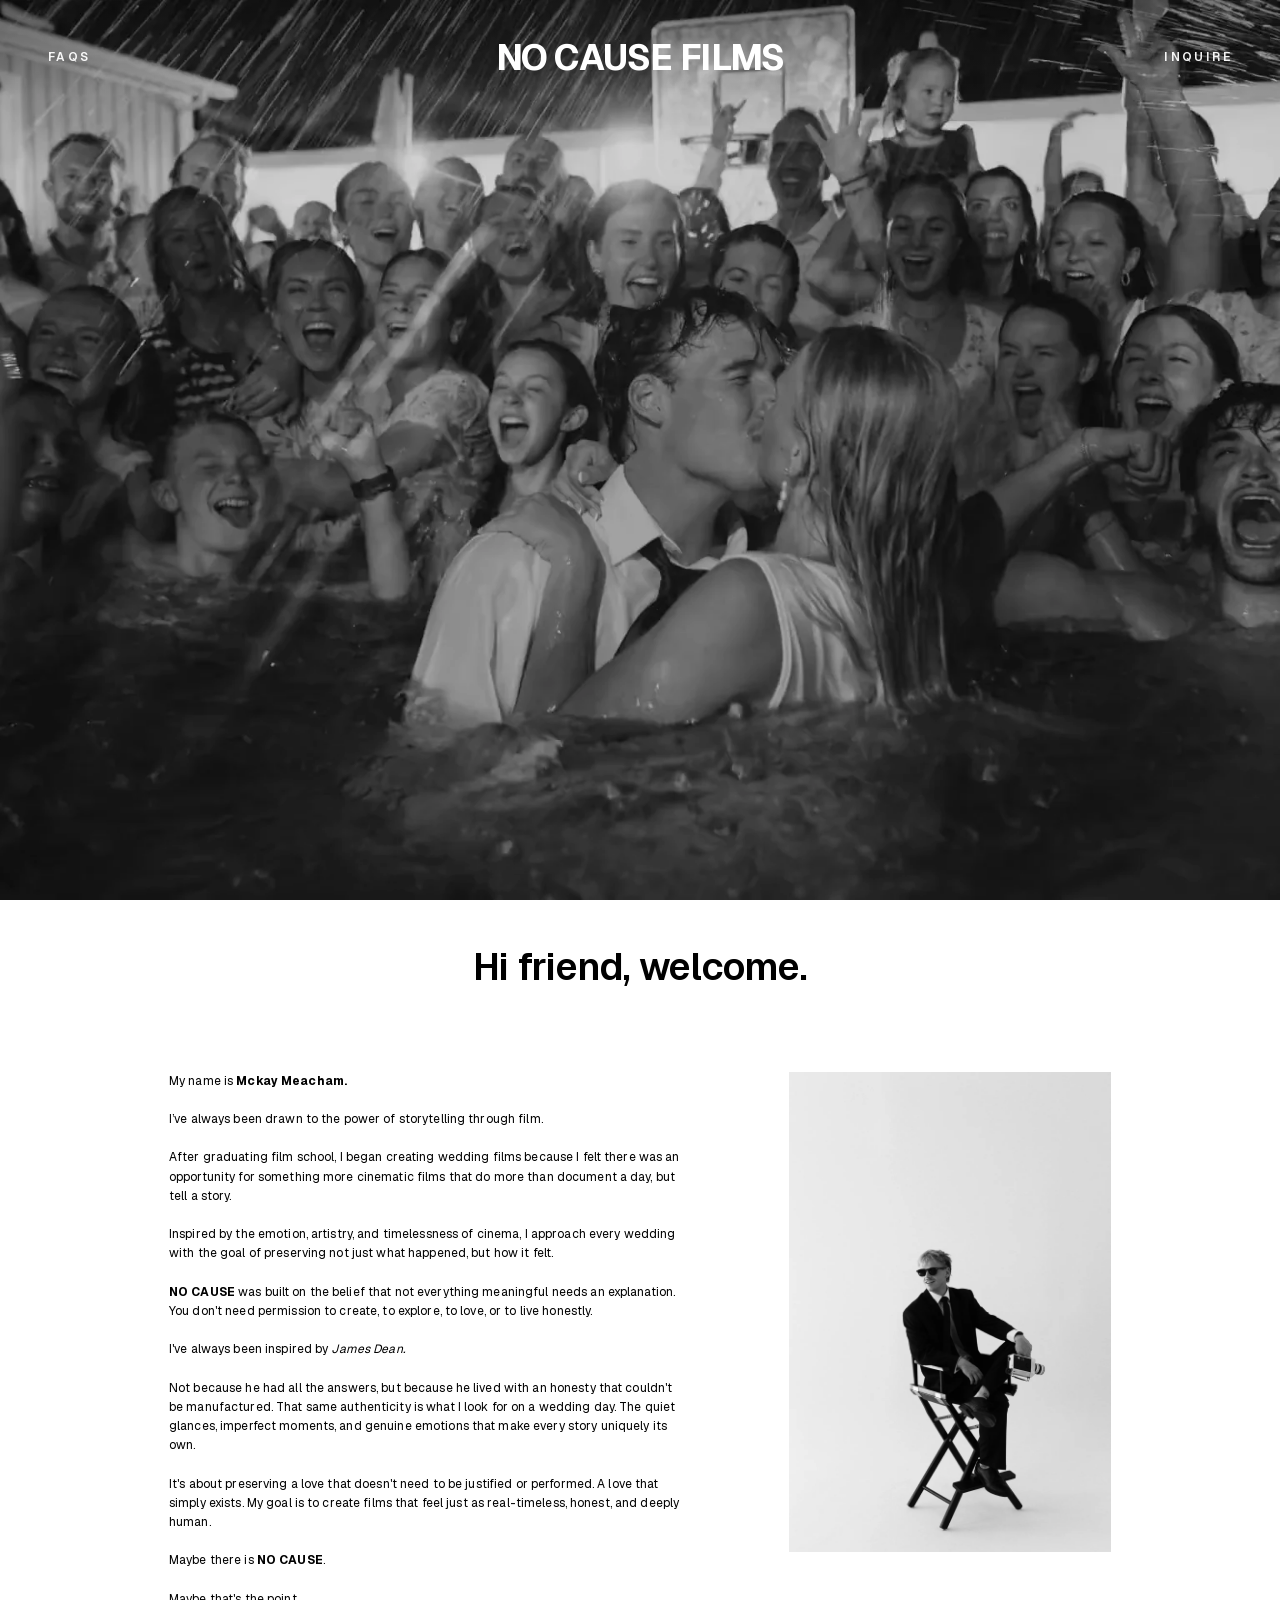
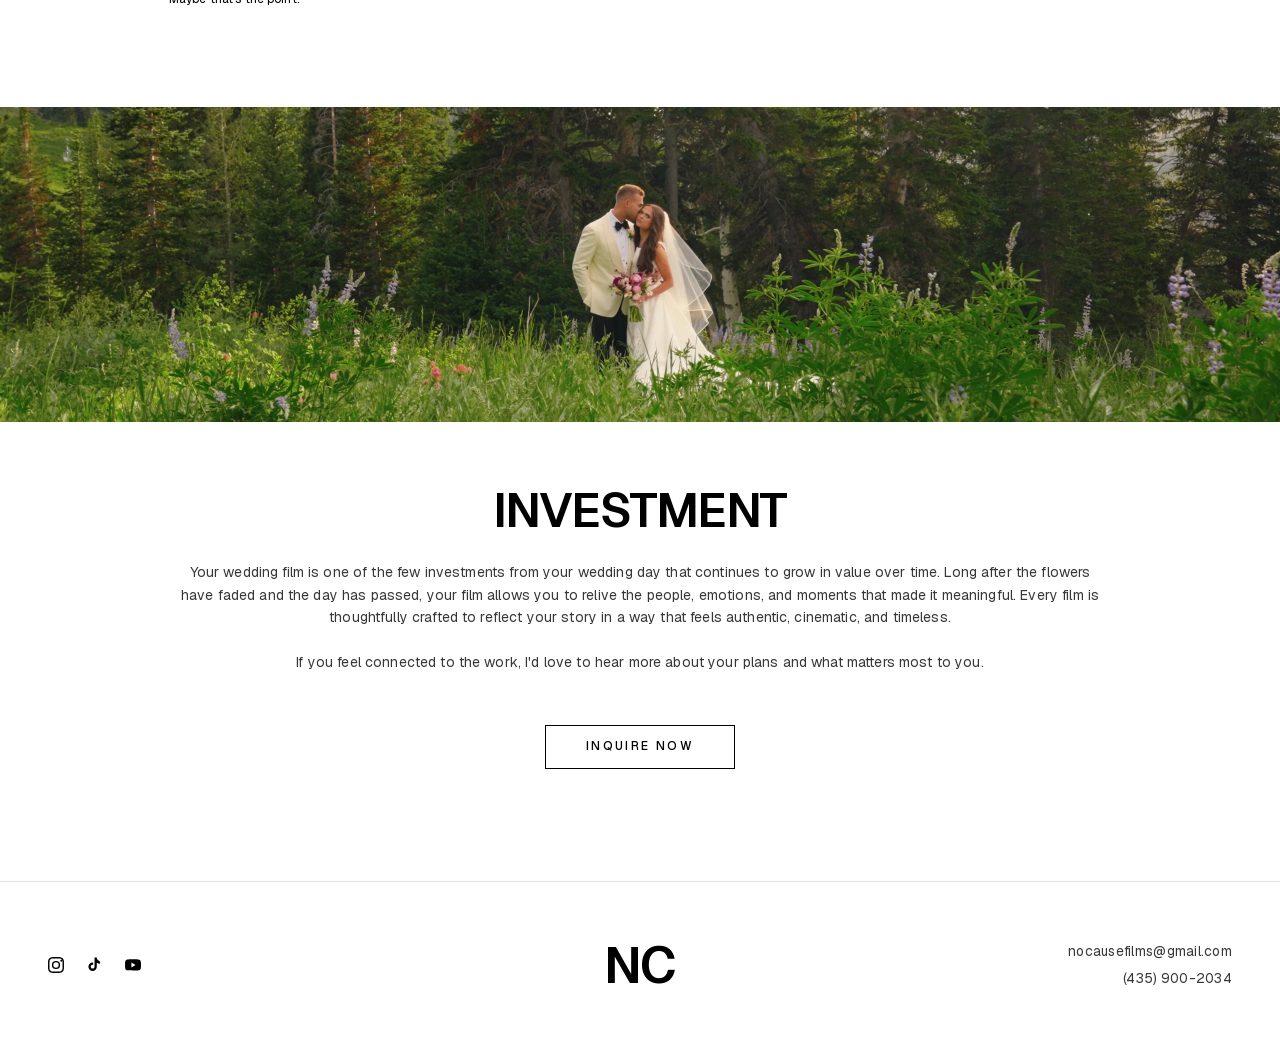
<file: index.html>
<!DOCTYPE html>
<html lang="en">
<head>
<meta charset="utf-8">
<meta name="viewport" content="width=device-width, initial-scale=1">
<title>No Cause Films | Wedding Films by Mckay Meacham</title>
<meta name="description" content="Cinematic wedding films by Mckay Meacham. Authentic and classic storytelling, based in Utah and available worldwide.">
<link rel="icon" href="/favicon.svg" type="image/svg+xml">
<link rel="icon" href="/favicon.ico" sizes="any">
<link rel="apple-touch-icon" href="/apple-touch-icon.png">
<link rel="preload" href="/assets/fonts/geist-latin.woff2" as="font" type="font/woff2" crossorigin>
<link rel="stylesheet" href="/assets/css/style.css?v=14">
<meta property="og:title" content="No Cause Films">
<meta property="og:description" content="Your story, told through cinema.">
<meta property="og:image" content="/assets/video/hero-montage-2-poster.webp">
<meta property="og:type" content="website">
<script>document.documentElement.classList.add('js');</script>
</head>
<body>

<header class="site-header site-header--overlay">
  <div class="nav-group">
    <a class="nav-link" href="/faqs/">FAQs</a>
  </div>
  <a class="brand" href="/">No Cause <br>Films</a>
  <div class="nav-group nav-group--right">
    <a class="nav-link" href="/contact/">Inquire</a>
  </div>
  <button class="menu-toggle" type="button" aria-expanded="false" aria-controls="site-menu" aria-label="Open menu">
    <span></span><span></span><span></span>
  </button>
</header>

<nav class="site-menu" id="site-menu" hidden aria-label="Site menu">
  <button class="menu-close" type="button" aria-label="Close menu">&times;</button>
  <a href="/faqs/">FAQs</a>
  <a href="/contact/">Inquire</a>
</nav>

<section class="hero">
  <div class="hero-media">
    <img src="/assets/video/hero-montage-2-poster.webp" alt="A groom laughing in a crowded pool as guests splash around him" width="1920" height="1080" fetchpriority="high">
    <video data-hero-video muted loop playsinline preload="auto" tabindex="-1" aria-hidden="true"
           poster="/assets/video/hero-montage-2-poster.webp">
      <source data-src="/assets/video/hero-montage-2.mp4" type="video/mp4">
    </video>
  </div>
</section>

<section class="section story">
  <h1 class="h-title center reveal">Hi friend, welcome.</h1>
  <div class="story-grid">
    <div class="story-copy reveal">
      <div class="prose">
        <p class="about-lead">My name is <strong>Mckay Meacham.</strong></p>
        <p>I’ve always been drawn to the power of storytelling through film.</p>
        <p>After graduating film school, I began creating wedding films because I felt there was an opportunity for something more cinematic films that do more than document a day, but tell a story.</p>
        <p>Inspired by the emotion, artistry, and timelessness of cinema, I approach every wedding with the goal of preserving not just what happened, but how it felt.</p>
        <p><strong>NO CAUSE</strong> was built on the belief that not everything meaningful needs an explanation. You don't need permission to create, to explore, to love, or to live honestly.</p>
        <p>I've always been inspired by <a href="https://www.jamesdean.com" target="_blank" rel="noopener"><em>James Dean.</em></a></p>
        <p>Not because he had all the answers, but because he lived with an honesty that couldn't be manufactured. That same authenticity is what I look for on a wedding day. The quiet glances, imperfect moments, and genuine emotions that make every story uniquely its own.</p>
        <p>It's about preserving a love that doesn't need to be justified or performed. A love that simply exists. My goal is to create films that feel just as real-timeless, honest, and deeply human.</p>
        <p>Maybe there is <strong>NO CAUSE</strong>.</p>
        <p>Maybe that's the point.</p>
      </div>
    </div>
    <div class="story-portrait reveal">
      <figure class="portrait-frame">
        <img src="/assets/img/mckay-portrait.webp" alt="Mckay Meacham, filmmaker behind No Cause Films" width="2500" height="3750" loading="lazy">
      </figure>
    </div>
  </div>
</section>

<div class="image-band">
  <img src="/assets/img/meadow-still.webp" alt="A couple standing in a mountain wildflower meadow on their wedding day, filmed by No Cause Films" width="2560" height="1440" loading="lazy">
</div>

<section class="section investment">
  <div class="wrap--narrow center reveal">
    <h2 class="h-section">Investment</h2>
    <div class="prose prose--center">
      <p>Your wedding film is one of the few investments from your wedding day that continues to grow in value over time. Long after the flowers have faded and the day has passed, your film allows you to relive the people, emotions, and moments that made it meaningful. Every film is thoughtfully crafted to reflect your story in a way that feels authentic, cinematic, and timeless.</p>
      <p>If you feel connected to the work, I'd love to hear more about your plans and what matters most to you.</p>
    </div>
    <p class="cta-row"><a class="btn" href="/contact/">Inquire Now</a></p>
  </div>
</section>

<footer class="site-footer">
  <div class="footer-social">
    <a href="https://www.instagram.com/nocausefilms/" target="_blank" rel="noopener" aria-label="Instagram">
      <svg viewBox="0 0 24 24" width="16" height="16" fill="currentColor" aria-hidden="true"><path d="M12 2.2c3.2 0 3.6 0 4.85.07 1.17.05 1.8.25 2.23.41.56.22.96.48 1.38.9.42.42.68.82.9 1.38.16.42.36 1.06.41 2.23.06 1.26.07 1.64.07 4.81s0 3.55-.07 4.81c-.05 1.17-.25 1.8-.41 2.23-.22.56-.48.96-.9 1.38-.42.42-.82.68-1.38.9-.42.16-1.06.36-2.23.41-1.26.06-1.64.07-4.85.07s-3.6 0-4.85-.07c-1.17-.05-1.8-.25-2.23-.41a3.72 3.72 0 0 1-1.38-.9 3.72 3.72 0 0 1-.9-1.38c-.16-.42-.36-1.06-.41-2.23C2.2 15.55 2.2 15.17 2.2 12s0-3.55.07-4.81c.05-1.17.25-1.8.41-2.23.22-.56.48-.96.9-1.38.42-.42.82-.68 1.38-.9.42-.16 1.06-.36 2.23-.41C8.4 2.2 8.8 2.2 12 2.2m0-2.2C8.74 0 8.33 0 7.05.07 5.78.13 4.9.33 4.14.63a5.92 5.92 0 0 0-2.13 1.38A5.92 5.92 0 0 0 .63 4.14C.33 4.9.13 5.78.07 7.05 0 8.33 0 8.74 0 12s0 3.67.07 4.95c.06 1.27.26 2.15.56 2.91.31.8.72 1.48 1.38 2.13a5.92 5.92 0 0 0 2.13 1.38c.76.3 1.64.5 2.91.56C8.33 24 8.74 24 12 24s3.67 0 4.95-.07c1.27-.06 2.15-.26 2.91-.56a5.92 5.92 0 0 0 2.13-1.38 5.92 5.92 0 0 0 1.38-2.13c.3-.76.5-1.64.56-2.91.07-1.28.07-1.69.07-4.95s0-3.67-.07-4.95c-.06-1.27-.26-2.15-.56-2.91a5.92 5.92 0 0 0-1.38-2.13A5.92 5.92 0 0 0 19.86.63c-.76-.3-1.64-.5-2.91-.56C15.67 0 15.26 0 12 0Zm0 5.84A6.16 6.16 0 1 0 18.16 12 6.16 6.16 0 0 0 12 5.84Zm0 10.15A4 4 0 1 1 16 12a4 4 0 0 1-4 4ZM19.85 4.15a1.44 1.44 0 1 1-1.44 1.44 1.44 1.44 0 0 1 1.44-1.44Z"/></svg>
    </a>
    <a href="https://www.tiktok.com/@nocausefilms" target="_blank" rel="noopener" aria-label="TikTok">
      <svg viewBox="0 0 24 24" width="16" height="16" fill="currentColor" aria-hidden="true"><path d="M19.32 5.56a5.1 5.1 0 0 1-3.08-3.7 5.28 5.28 0 0 1-.1-.96h-3.36v13.67a2.86 2.86 0 1 1-2.86-2.86c.3 0 .58.05.85.13V8.4a6.33 6.33 0 0 0-.85-.06 6.28 6.28 0 1 0 6.28 6.28V8.55a8.4 8.4 0 0 0 4.9 1.57V6.7a5.06 5.06 0 0 1-1.78-1.14Z"/></svg>
    </a>
    <a href="https://www.youtube.com/channel/UCZCptxi99xDaxpMvZcBD7iw" target="_blank" rel="noopener" aria-label="YouTube">
      <svg viewBox="0 0 24 24" width="16" height="16" fill="currentColor" aria-hidden="true"><path d="M23.5 6.19a3.02 3.02 0 0 0-2.12-2.14C19.5 3.55 12 3.55 12 3.55s-7.5 0-9.38.5A3.02 3.02 0 0 0 .5 6.19 31.65 31.65 0 0 0 0 12a31.65 31.65 0 0 0 .5 5.81 3.02 3.02 0 0 0 2.12 2.14c1.88.5 9.38.5 9.38.5s7.5 0 9.38-.5a3.02 3.02 0 0 0 2.12-2.14A31.65 31.65 0 0 0 24 12a31.65 31.65 0 0 0-.5-5.81ZM9.6 15.6V8.4L15.83 12Z"/></svg>
    </a>
  </div>
  <span class="footer-mark">NC</span>
  <div class="footer-contact">
    <a href="mailto:nocausefilms@gmail.com">nocausefilms@gmail.com</a>
    <a href="tel:+14359002034">(435) 900-2034</a>
  </div>
</footer>

<script src="/assets/js/main.js?v=12" defer></script>
</body>
</html>
</file>
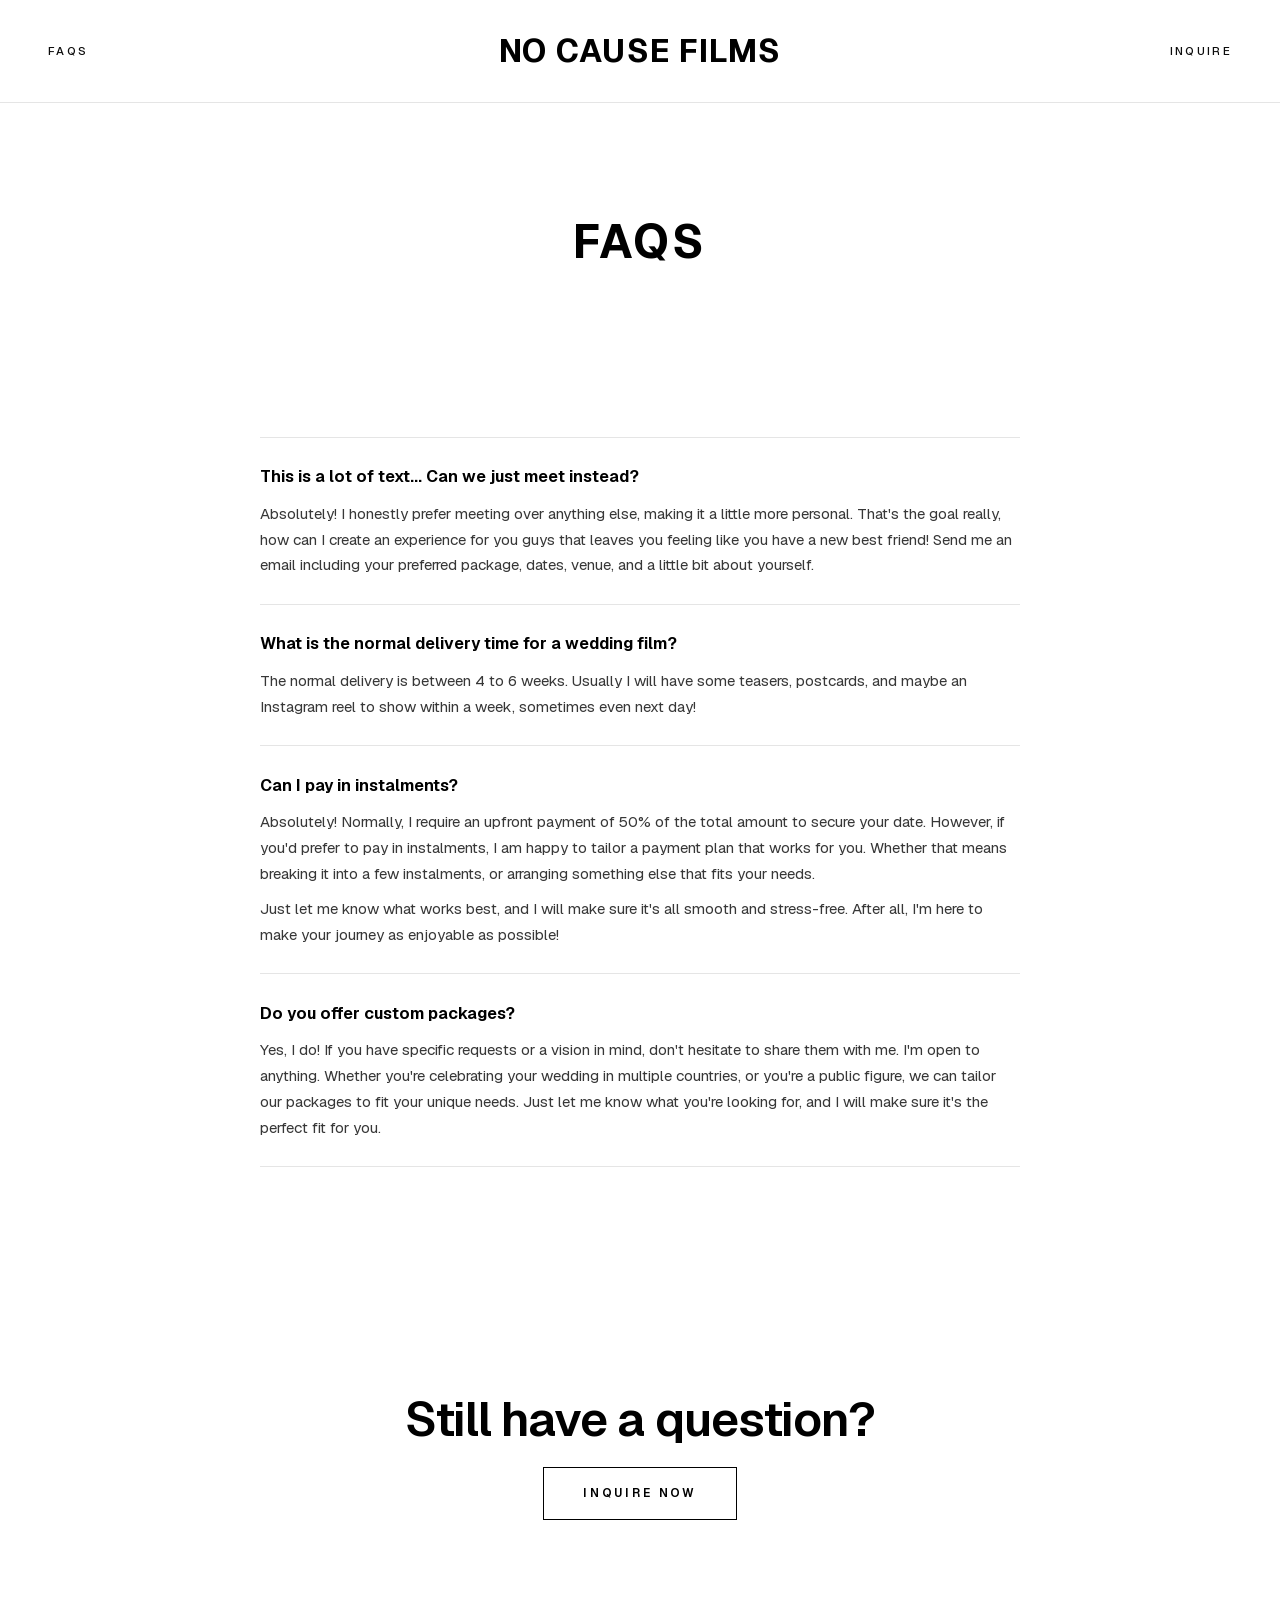
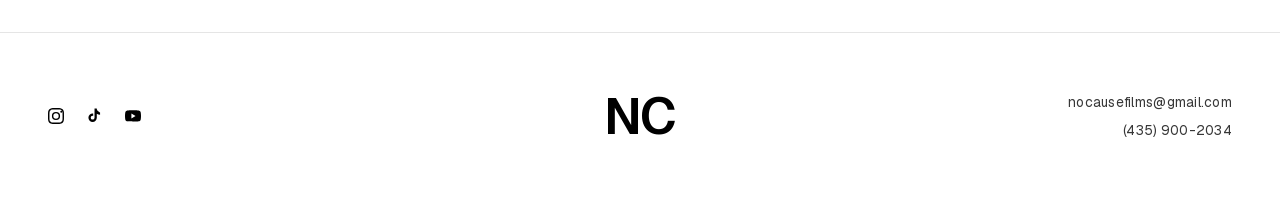
<file: faqs/index.html>
<!DOCTYPE html>
<html lang="en">
<head>
<meta charset="utf-8">
<meta name="viewport" content="width=device-width, initial-scale=1">
<title>FAQs | No Cause Films</title>
<meta name="description" content="Common questions about booking a wedding film with No Cause Films, including delivery times, payment plans, and custom packages.">
<link rel="icon" href="/favicon.svg" type="image/svg+xml">
<link rel="icon" href="/favicon.ico" sizes="any">
<link rel="apple-touch-icon" href="/apple-touch-icon.png">
<link rel="preload" href="/assets/fonts/geist-latin.woff2" as="font" type="font/woff2" crossorigin>
<link rel="stylesheet" href="/assets/css/style.css?v=14">
<script>document.documentElement.classList.add('js');</script>
</head>
<body>

<header class="site-header site-header--solid">
  <div class="nav-group">
    <a class="nav-link" href="/faqs/">FAQs</a>
  </div>
  <a class="brand" href="/">No Cause Films</a>
  <div class="nav-group nav-group--right">
    <a class="nav-link" href="/contact/">Inquire</a>
  </div>
  <button class="menu-toggle" type="button" aria-expanded="false" aria-controls="site-menu" aria-label="Open menu">
    <span></span><span></span><span></span>
  </button>
</header>

<nav class="site-menu" id="site-menu" hidden aria-label="Site menu">
  <button class="menu-close" type="button" aria-label="Close menu">&times;</button>
  <a href="/faqs/">FAQs</a>
  <a href="/contact/">Inquire</a>
</nav>

<section class="section center">
  <div class="wrap--narrow reveal">
    <h1 class="h-display">FAQs</h1>
  </div>
</section>

<section class="section section--tight">
  <div class="faq-list">

    <div class="faq reveal">
      <h3>This is a lot of text... Can we just meet instead?</h3>
      <p>Absolutely! I honestly prefer meeting over anything else, making it a little more personal. That's the goal really, how can I create an experience for you guys that leaves you feeling like you have a new best friend! Send me an email including your preferred package, dates, venue, and a little bit about yourself.</p>
    </div>

    <div class="faq reveal">
      <h3>What is the normal delivery time for a wedding film?</h3>
      <p>The normal delivery is between 4 to 6 weeks. Usually I will have some teasers, postcards, and maybe an Instagram reel to show within a week, sometimes even next day!</p>
    </div>

    <div class="faq reveal">
      <h3>Can I pay in instalments?</h3>
      <p>Absolutely! Normally, I require an upfront payment of 50% of the total amount to secure your date. However, if you'd prefer to pay in instalments, I am happy to tailor a payment plan that works for you. Whether that means breaking it into a few instalments, or arranging something else that fits your needs.</p>
      <p>Just let me know what works best, and I will make sure it's all smooth and stress-free. After all, I'm here to make your journey as enjoyable as possible!</p>
    </div>

    <div class="faq reveal">
      <h3>Do you offer custom packages?</h3>
      <p>Yes, I do! If you have specific requests or a vision in mind, don't hesitate to share them with me. I'm open to anything. Whether you're celebrating your wedding in multiple countries, or you're a public figure, we can tailor our packages to fit your unique needs. Just let me know what you're looking for, and I will make sure it's the perfect fit for you.</p>
    </div>

  </div>
</section>

<section class="section center">
  <div class="wrap--narrow stack reveal">
    <h2 class="h-title">Still have a question?</h2>
    <p><a class="btn" href="/contact/">Inquire Now</a></p>
  </div>
</section>

<footer class="site-footer">
  <div class="footer-social">
    <a href="https://www.instagram.com/nocausefilms/" target="_blank" rel="noopener" aria-label="Instagram">
      <svg viewBox="0 0 24 24" width="16" height="16" fill="currentColor" aria-hidden="true"><path d="M12 2.2c3.2 0 3.6 0 4.85.07 1.17.05 1.8.25 2.23.41.56.22.96.48 1.38.9.42.42.68.82.9 1.38.16.42.36 1.06.41 2.23.06 1.26.07 1.64.07 4.81s0 3.55-.07 4.81c-.05 1.17-.25 1.8-.41 2.23-.22.56-.48.96-.9 1.38-.42.42-.82.68-1.38.9-.42.16-1.06.36-2.23.41-1.26.06-1.64.07-4.85.07s-3.6 0-4.85-.07c-1.17-.05-1.8-.25-2.23-.41a3.72 3.72 0 0 1-1.38-.9 3.72 3.72 0 0 1-.9-1.38c-.16-.42-.36-1.06-.41-2.23C2.2 15.55 2.2 15.17 2.2 12s0-3.55.07-4.81c.05-1.17.25-1.8.41-2.23.22-.56.48-.96.9-1.38.42-.42.82-.68 1.38-.9.42-.16 1.06-.36 2.23-.41C8.4 2.2 8.8 2.2 12 2.2m0-2.2C8.74 0 8.33 0 7.05.07 5.78.13 4.9.33 4.14.63a5.92 5.92 0 0 0-2.13 1.38A5.92 5.92 0 0 0 .63 4.14C.33 4.9.13 5.78.07 7.05 0 8.33 0 8.74 0 12s0 3.67.07 4.95c.06 1.27.26 2.15.56 2.91.31.8.72 1.48 1.38 2.13a5.92 5.92 0 0 0 2.13 1.38c.76.3 1.64.5 2.91.56C8.33 24 8.74 24 12 24s3.67 0 4.95-.07c1.27-.06 2.15-.26 2.91-.56a5.92 5.92 0 0 0 2.13-1.38 5.92 5.92 0 0 0 1.38-2.13c.3-.76.5-1.64.56-2.91.07-1.28.07-1.69.07-4.95s0-3.67-.07-4.95c-.06-1.27-.26-2.15-.56-2.91a5.92 5.92 0 0 0-1.38-2.13A5.92 5.92 0 0 0 19.86.63c-.76-.3-1.64-.5-2.91-.56C15.67 0 15.26 0 12 0Zm0 5.84A6.16 6.16 0 1 0 18.16 12 6.16 6.16 0 0 0 12 5.84Zm0 10.15A4 4 0 1 1 16 12a4 4 0 0 1-4 4ZM19.85 4.15a1.44 1.44 0 1 1-1.44 1.44 1.44 1.44 0 0 1 1.44-1.44Z"/></svg>
    </a>
    <a href="https://www.tiktok.com/@nocausefilms" target="_blank" rel="noopener" aria-label="TikTok">
      <svg viewBox="0 0 24 24" width="16" height="16" fill="currentColor" aria-hidden="true"><path d="M19.32 5.56a5.1 5.1 0 0 1-3.08-3.7 5.28 5.28 0 0 1-.1-.96h-3.36v13.67a2.86 2.86 0 1 1-2.86-2.86c.3 0 .58.05.85.13V8.4a6.33 6.33 0 0 0-.85-.06 6.28 6.28 0 1 0 6.28 6.28V8.55a8.4 8.4 0 0 0 4.9 1.57V6.7a5.06 5.06 0 0 1-1.78-1.14Z"/></svg>
    </a>
    <a href="https://www.youtube.com/channel/UCZCptxi99xDaxpMvZcBD7iw" target="_blank" rel="noopener" aria-label="YouTube">
      <svg viewBox="0 0 24 24" width="16" height="16" fill="currentColor" aria-hidden="true"><path d="M23.5 6.19a3.02 3.02 0 0 0-2.12-2.14C19.5 3.55 12 3.55 12 3.55s-7.5 0-9.38.5A3.02 3.02 0 0 0 .5 6.19 31.65 31.65 0 0 0 0 12a31.65 31.65 0 0 0 .5 5.81 3.02 3.02 0 0 0 2.12 2.14c1.88.5 9.38.5 9.38.5s7.5 0 9.38-.5a3.02 3.02 0 0 0 2.12-2.14A31.65 31.65 0 0 0 24 12a31.65 31.65 0 0 0-.5-5.81ZM9.6 15.6V8.4L15.83 12Z"/></svg>
    </a>
  </div>
  <span class="footer-mark">NC</span>
  <div class="footer-contact">
    <a href="mailto:nocausefilms@gmail.com">nocausefilms@gmail.com</a>
    <a href="tel:+14359002034">(435) 900-2034</a>
  </div>
</footer>

<script src="/assets/js/main.js?v=12" defer></script>
</body>
</html>
</file>
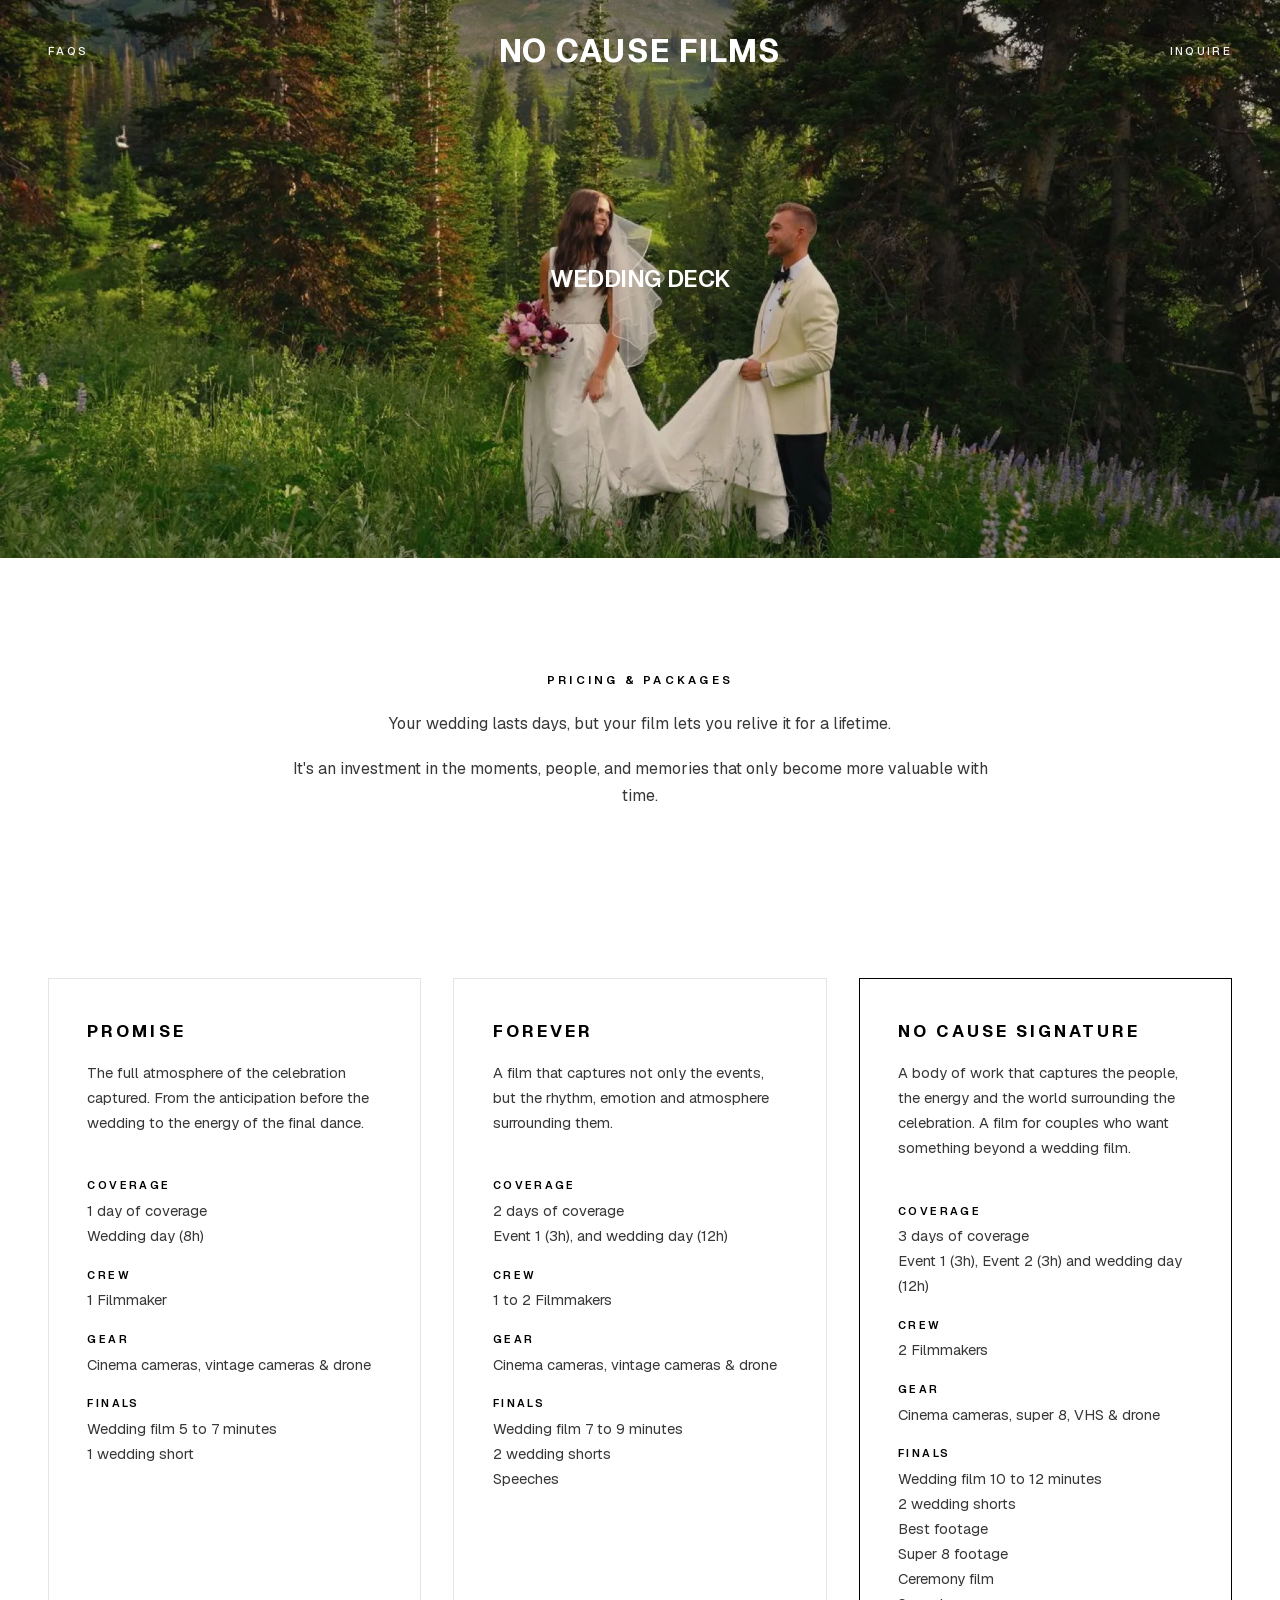
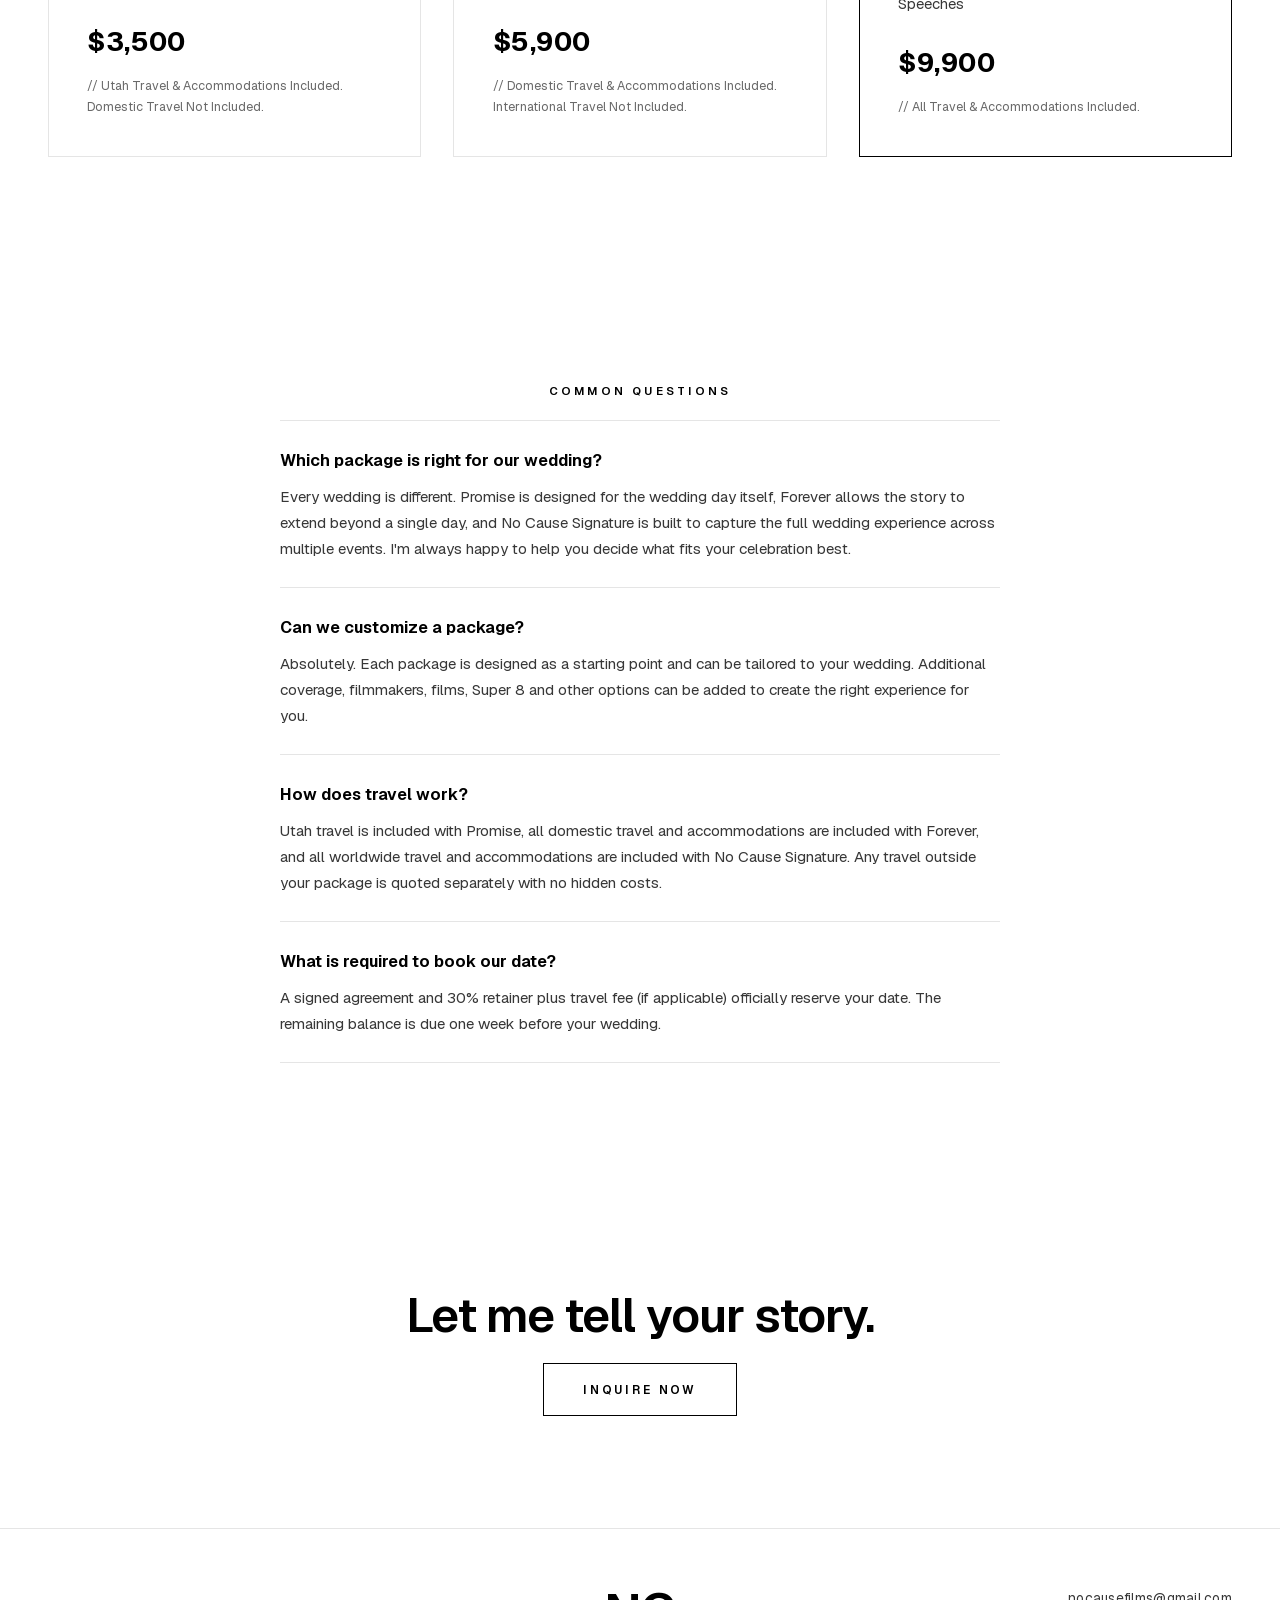
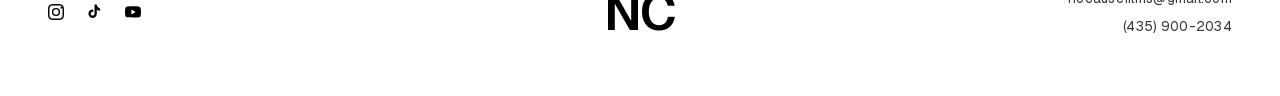
<file: wedding-deck/index.html>
<!DOCTYPE html>
<html lang="en">
<head>
<meta charset="utf-8">
<meta name="viewport" content="width=device-width, initial-scale=1">
<title>Wedding Deck | No Cause Films</title>
<meta name="description" content="Pricing and packages for wedding films by No Cause Films. Promise, Forever, and No Cause Signature.">
<link rel="icon" href="/favicon.svg" type="image/svg+xml">
<link rel="icon" href="/favicon.ico" sizes="any">
<link rel="apple-touch-icon" href="/apple-touch-icon.png">
<link rel="preload" href="/assets/fonts/geist-latin.woff2" as="font" type="font/woff2" crossorigin>
<link rel="stylesheet" href="/assets/css/style.css?v=14">
<script>document.documentElement.classList.add('js');</script>
</head>
<body>

<header class="site-header">
  <div class="nav-group">
    <a class="nav-link" href="/faqs/">FAQs</a>
  </div>
  <a class="brand" href="/">No Cause Films</a>
  <div class="nav-group nav-group--right">
    <a class="nav-link" href="/contact/">Inquire</a>
  </div>
  <button class="menu-toggle" type="button" aria-expanded="false" aria-controls="site-menu" aria-label="Open menu">
    <span></span><span></span><span></span>
  </button>
</header>

<nav class="site-menu" id="site-menu" hidden aria-label="Site menu">
  <button class="menu-close" type="button" aria-label="Close menu">&times;</button>
  <a href="/faqs/">FAQs</a>
  <a href="/contact/">Inquire</a>
</nav>

<section class="hero hero--page">
  <div class="hero-media">
    <img src="/assets/img/wedding-deck-still.webp" alt="A still from a No Cause Films wedding film" width="1500" height="844" fetchpriority="high">
  </div>
  <div class="hero-scrim"></div>
  <div class="hero-content">
    <h1 class="hero-tagline">Wedding Deck</h1>
  </div>
</section>

<section class="section center">
  <div class="wrap--narrow stack reveal">
    <p class="eyebrow">Pricing &amp; Packages</p>
    <p>Your wedding lasts days, but your film lets you relive it for a lifetime.</p>
    <p>It's an investment in the moments, people, and memories that only become more valuable with time.</p>
  </div>
</section>

<section class="section section--tight">
  <div class="packages">

    <article class="package reveal">
      <h2 class="package-name">Promise</h2>
      <p class="package-tag">The full atmosphere of the celebration captured. From the anticipation before the wedding to the energy of the final dance.</p>
      <dl>
        <dt>Coverage</dt>
        <dd>1 day of coverage<br>Wedding day (8h)</dd>
        <dt>Crew</dt>
        <dd>1 Filmmaker</dd>
        <dt>Gear</dt>
        <dd>Cinema cameras, vintage cameras &amp; drone</dd>
        <dt>Finals</dt>
        <dd>Wedding film 5 to 7 minutes<br>1 wedding short</dd>
      </dl>
      <p class="package-price">$3,500</p>
      <p class="package-note">// Utah Travel &amp; Accommodations Included. Domestic Travel Not Included.</p>
    </article>

    <article class="package reveal">
      <h2 class="package-name">Forever</h2>
      <p class="package-tag">A film that captures not only the events, but the rhythm, emotion and atmosphere surrounding them.</p>
      <dl>
        <dt>Coverage</dt>
        <dd>2 days of coverage<br>Event 1 (3h), and wedding day (12h)</dd>
        <dt>Crew</dt>
        <dd>1 to 2 Filmmakers</dd>
        <dt>Gear</dt>
        <dd>Cinema cameras, vintage cameras &amp; drone</dd>
        <dt>Finals</dt>
        <dd>Wedding film 7 to 9 minutes<br>2 wedding shorts<br>Speeches</dd>
      </dl>
      <p class="package-price">$5,900</p>
      <p class="package-note">// Domestic Travel &amp; Accommodations Included. International Travel Not Included.</p>
    </article>

    <article class="package package--feature reveal">
      <h2 class="package-name">No Cause Signature</h2>
      <p class="package-tag">A body of work that captures the people, the energy and the world surrounding the celebration. A film for couples who want something beyond a wedding film.</p>
      <dl>
        <dt>Coverage</dt>
        <dd>3 days of coverage<br>Event 1 (3h), Event 2 (3h) and wedding day (12h)</dd>
        <dt>Crew</dt>
        <dd>2 Filmmakers</dd>
        <dt>Gear</dt>
        <dd>Cinema cameras, super 8, VHS &amp; drone</dd>
        <dt>Finals</dt>
        <dd>Wedding film 10 to 12 minutes<br>2 wedding shorts<br>Best footage<br>Super 8 footage<br>Ceremony film<br>Speeches</dd>
      </dl>
      <p class="package-price">$9,900</p>
      <p class="package-note">// All Travel &amp; Accommodations Included.</p>
    </article>

  </div>
</section>

<section class="section">
  <div class="wrap--narrow">
    <p class="eyebrow center">Common Questions</p>
    <div class="faq-list">
      <div class="faq reveal">
        <h3>Which package is right for our wedding?</h3>
        <p>Every wedding is different. Promise is designed for the wedding day itself, Forever allows the story to extend beyond a single day, and No Cause Signature is built to capture the full wedding experience across multiple events. I'm always happy to help you decide what fits your celebration best.</p>
      </div>
      <div class="faq reveal">
        <h3>Can we customize a package?</h3>
        <p>Absolutely. Each package is designed as a starting point and can be tailored to your wedding. Additional coverage, filmmakers, films, Super 8 and other options can be added to create the right experience for you.</p>
      </div>
      <div class="faq reveal">
        <h3>How does travel work?</h3>
        <p>Utah travel is included with Promise, all domestic travel and accommodations are included with Forever, and all worldwide travel and accommodations are included with No Cause Signature. Any travel outside your package is quoted separately with no hidden costs.</p>
      </div>
      <div class="faq reveal">
        <h3>What is required to book our date?</h3>
        <p>A signed agreement and 30% retainer plus travel fee (if applicable) officially reserve your date. The remaining balance is due one week before your wedding.</p>
      </div>
    </div>
  </div>
</section>

<section class="section center">
  <div class="wrap--narrow stack reveal">
    <h2 class="h-title">Let me tell your story.</h2>
    <p><a class="btn" href="/contact/">Inquire Now</a></p>
  </div>
</section>

<footer class="site-footer">
  <div class="footer-social">
    <a href="https://www.instagram.com/nocausefilms/" target="_blank" rel="noopener" aria-label="Instagram">
      <svg viewBox="0 0 24 24" width="16" height="16" fill="currentColor" aria-hidden="true"><path d="M12 2.2c3.2 0 3.6 0 4.85.07 1.17.05 1.8.25 2.23.41.56.22.96.48 1.38.9.42.42.68.82.9 1.38.16.42.36 1.06.41 2.23.06 1.26.07 1.64.07 4.81s0 3.55-.07 4.81c-.05 1.17-.25 1.8-.41 2.23-.22.56-.48.96-.9 1.38-.42.42-.82.68-1.38.9-.42.16-1.06.36-2.23.41-1.26.06-1.64.07-4.85.07s-3.6 0-4.85-.07c-1.17-.05-1.8-.25-2.23-.41a3.72 3.72 0 0 1-1.38-.9 3.72 3.72 0 0 1-.9-1.38c-.16-.42-.36-1.06-.41-2.23C2.2 15.55 2.2 15.17 2.2 12s0-3.55.07-4.81c.05-1.17.25-1.8.41-2.23.22-.56.48-.96.9-1.38.42-.42.82-.68 1.38-.9.42-.16 1.06-.36 2.23-.41C8.4 2.2 8.8 2.2 12 2.2m0-2.2C8.74 0 8.33 0 7.05.07 5.78.13 4.9.33 4.14.63a5.92 5.92 0 0 0-2.13 1.38A5.92 5.92 0 0 0 .63 4.14C.33 4.9.13 5.78.07 7.05 0 8.33 0 8.74 0 12s0 3.67.07 4.95c.06 1.27.26 2.15.56 2.91.31.8.72 1.48 1.38 2.13a5.92 5.92 0 0 0 2.13 1.38c.76.3 1.64.5 2.91.56C8.33 24 8.74 24 12 24s3.67 0 4.95-.07c1.27-.06 2.15-.26 2.91-.56a5.92 5.92 0 0 0 2.13-1.38 5.92 5.92 0 0 0 1.38-2.13c.3-.76.5-1.64.56-2.91.07-1.28.07-1.69.07-4.95s0-3.67-.07-4.95c-.06-1.27-.26-2.15-.56-2.91a5.92 5.92 0 0 0-1.38-2.13A5.92 5.92 0 0 0 19.86.63c-.76-.3-1.64-.5-2.91-.56C15.67 0 15.26 0 12 0Zm0 5.84A6.16 6.16 0 1 0 18.16 12 6.16 6.16 0 0 0 12 5.84Zm0 10.15A4 4 0 1 1 16 12a4 4 0 0 1-4 4ZM19.85 4.15a1.44 1.44 0 1 1-1.44 1.44 1.44 1.44 0 0 1 1.44-1.44Z"/></svg>
    </a>
    <a href="https://www.tiktok.com/@nocausefilms" target="_blank" rel="noopener" aria-label="TikTok">
      <svg viewBox="0 0 24 24" width="16" height="16" fill="currentColor" aria-hidden="true"><path d="M19.32 5.56a5.1 5.1 0 0 1-3.08-3.7 5.28 5.28 0 0 1-.1-.96h-3.36v13.67a2.86 2.86 0 1 1-2.86-2.86c.3 0 .58.05.85.13V8.4a6.33 6.33 0 0 0-.85-.06 6.28 6.28 0 1 0 6.28 6.28V8.55a8.4 8.4 0 0 0 4.9 1.57V6.7a5.06 5.06 0 0 1-1.78-1.14Z"/></svg>
    </a>
    <a href="https://www.youtube.com/channel/UCZCptxi99xDaxpMvZcBD7iw" target="_blank" rel="noopener" aria-label="YouTube">
      <svg viewBox="0 0 24 24" width="16" height="16" fill="currentColor" aria-hidden="true"><path d="M23.5 6.19a3.02 3.02 0 0 0-2.12-2.14C19.5 3.55 12 3.55 12 3.55s-7.5 0-9.38.5A3.02 3.02 0 0 0 .5 6.19 31.65 31.65 0 0 0 0 12a31.65 31.65 0 0 0 .5 5.81 3.02 3.02 0 0 0 2.12 2.14c1.88.5 9.38.5 9.38.5s7.5 0 9.38-.5a3.02 3.02 0 0 0 2.12-2.14A31.65 31.65 0 0 0 24 12a31.65 31.65 0 0 0-.5-5.81ZM9.6 15.6V8.4L15.83 12Z"/></svg>
    </a>
  </div>
  <span class="footer-mark">NC</span>
  <div class="footer-contact">
    <a href="mailto:nocausefilms@gmail.com">nocausefilms@gmail.com</a>
    <a href="tel:+14359002034">(435) 900-2034</a>
  </div>
</footer>

<script src="/assets/js/main.js?v=12" defer></script>
</body>
</html>
</file>
<file: assets/css/style.css>
/* ============================================
   NO CAUSE FILMS — global stylesheet
   B&W, minimal, Geist. Matches the Pixieset
   site's look with room to customize.
   ============================================ */

@font-face {
  font-family: 'Geist';
  font-style: normal;
  font-weight: 100 900;
  font-display: swap;
  src: url('../fonts/geist-latin.woff2') format('woff2');
  unicode-range: U+0000-00FF, U+0131, U+0152-0153, U+02BB-02BC, U+02C6, U+02DA, U+02DC, U+0304, U+0308, U+0329, U+2000-206F, U+20AC, U+2122, U+2191, U+2193, U+2212, U+2215, U+FEFF, U+FFFD;
}
@font-face {
  font-family: 'Geist';
  font-style: normal;
  font-weight: 100 900;
  font-display: swap;
  src: url('../fonts/geist-latin-ext.woff2') format('woff2');
  unicode-range: U+0100-02BA, U+02BD-02C5, U+02C7-02CC, U+02CE-02D7, U+02DD-02FF, U+1E00-1E9F, U+1EF2-1EFF, U+2020, U+20A0-20AB, U+20AD-20C0, U+2113, U+2C60-2C7F, U+A720-A7FF;
}

:root {
  --black: #000;
  --ink: #373737;
  --white: #fff;
  --line: #e5e5e5;
  --pad: clamp(1.25rem, 4vw, 3rem);
  --maxw: 1200px;
}

* { margin: 0; padding: 0; box-sizing: border-box; }

html { scroll-behavior: smooth; }

body {
  font-family: 'Geist', -apple-system, 'Helvetica Neue', Arial, sans-serif;
  font-size: 16px;
  line-height: 1.7;
  color: var(--ink);
  background: var(--white);
  -webkit-font-smoothing: antialiased;
}

/* height:auto matters: with width/height attributes on the markup, a bare
   max-width:100% shrinks the width but keeps the attribute height, which is
   what made the 2500x3750 portrait render thousands of pixels tall. */
img, video { max-width: 100%; height: auto; display: block; }

a { color: inherit; text-decoration: none; }

/* ---------- header / nav ---------- */

.site-header {
  position: absolute;
  top: 0; left: 0; right: 0;
  z-index: 20;
  display: grid;
  grid-template-columns: 1fr auto 1fr;
  align-items: center;
  padding: 1.5rem var(--pad);
  color: var(--white);
}
.site-header--solid {
  position: static;
  color: var(--black);
  border-bottom: 1px solid var(--line);
}

/* Homepage header: transparent, laid over the full-screen hero in white.
   Metrics are taken from nocausefilms.com at 1024/1200/1440/2000 wide: the
   wordmark is 2.8vw capped at 36px, weight 700, line-height 1, tracking
   -0.02em, and it stacks to two lines once the header gets tight. Links are
   12px capped, weight 600. The inset is 4vw but the row never grows past a
   1400px centred column, which is why FAQs sits 300px in at 2000 wide. */
.site-header--overlay {
  position: absolute;
  top: 0; left: 0; right: 0;
  background: transparent;
  border-bottom: 0;
  color: var(--white);
  padding: clamp(1.5rem, 3.1vw, 2.9rem) max(var(--pad), calc((100% - 1400px) / 2));
}
.site-header--overlay .nav-link {
  font-size: clamp(0.65rem, 1.1vw, 0.75rem);
  font-weight: 600;
}
.site-header--overlay .brand {
  text-align: center;
  line-height: 1;
  letter-spacing: -0.02em;
  font-size: clamp(1.25rem, 2.8vw, 2.25rem);
}
.site-header--overlay .brand br { display: none; }
/* Stack only in the tablet band. Phones drop the side links, so there is
   room for one line again, and Mckay wants it unbroken there. */
@media (min-width: 701px) and (max-width: 1100px) {
  .site-header--overlay .brand { white-space: normal; }
  .site-header--overlay .brand br { display: inline; }
}

.nav-group { display: flex; gap: 2rem; }
.nav-group--right { justify-content: flex-end; }

.nav-link {
  font-size: 0.72rem;
  font-weight: 500;
  letter-spacing: 0.2em;
  text-transform: uppercase;
  opacity: 0.95;
  transition: opacity 0.2s ease;
}
.nav-link:hover { opacity: 0.6; }

.brand {
  font-size: clamp(1.2rem, 2.9vw, 2rem);
  font-weight: 700;
  letter-spacing: 0.04em;
  text-transform: uppercase;
  white-space: nowrap;
}

/* header inquire CTA: the .btn look, shrunk to header scale */
.btn--nav {
  font-size: 0.66rem;
  padding: 0.55rem 1.3rem;
  border-color: currentColor;
  color: inherit;
}
.btn--nav:hover { background: var(--black); border-color: var(--black); color: var(--white); }

/* hamburger: desktop never sees it */
.menu-toggle {
  display: none;
  border: 0;
  background: transparent;
  cursor: pointer;
  padding: 0.75rem;
  margin: -0.75rem;
  color: inherit;
}
.menu-toggle span {
  display: block;
  width: 22px;
  height: 2px;
  background: currentColor;
}
.menu-toggle span + span { margin-top: 5px; }

/* full-screen menu the hamburger opens */
.site-menu {
  position: fixed;
  inset: 0;
  z-index: 80;
  background: var(--white);
  display: flex;
  flex-direction: column;
  align-items: center;
  justify-content: center;
  gap: 2.25rem;
}
.site-menu[hidden] { display: none; }
.site-menu a {
  font-size: 1.5rem;
  font-weight: 600;
  letter-spacing: 0.14em;
  text-transform: uppercase;
  color: var(--black);
}
.menu-close {
  position: absolute;
  top: 0.9rem;
  right: 1.05rem;
  border: 0;
  background: transparent;
  cursor: pointer;
  font-size: 2.1rem;
  line-height: 1;
  padding: 0.4rem;
  color: var(--black);
}
body.menu-open { overflow: hidden; }

/* On phones the header collapses to the wordmark plus the hamburger. */
@media (max-width: 700px) {
  .site-header {
    display: flex;
    align-items: center;
    justify-content: space-between;
    padding: 1.1rem 1.25rem;
  }
  .site-header .nav-group { display: none; }
  .menu-toggle { display: block; }
  .site-header .brand { font-size: 1.2rem; }
}

/* ---------- hero ---------- */

/* The homepage hero fills the viewport edge to edge with the transparent
   header laid over it, like the live site. A light dim plus a top scrim keep
   the white header legible over bright footage. */
.hero {
  position: relative;
  height: 100svh;
  min-height: 480px;
  overflow: hidden;
  background: var(--black);
}

.hero-media,
.hero-media video,
.hero-media img {
  position: absolute;
  inset: 0;
  width: 100%;
  height: 100%;
  object-fit: cover;
}

/* The poster is the video's own first frame. It sits over the video and only
   fades once frames are rendering, so the hold-then-play never hard cuts. */
.hero-media img {
  z-index: 1;
  transition: opacity 1.6s ease-in-out;
}
.hero.is-playing .hero-media img { opacity: 0; }

.hero:not(.hero--page)::after {
  content: '';
  position: absolute;
  inset: 0;
  background:
    linear-gradient(rgba(0, 0, 0, 0.35), rgba(0, 0, 0, 0) 6rem),
    rgba(0, 0, 0, 0.18);
  pointer-events: none;
  z-index: 2;
}

.hero-tagline {
  color: var(--black);
  font-size: clamp(1.15rem, 2.4vw, 1.5rem);
  font-weight: 600;
  letter-spacing: -0.02em;
  text-transform: uppercase;
  line-height: 1.45;
}

/* The tagline sits between the hero and the films with matching air on both
   sides, so the three read as one block instead of three sections. */
.tagline-band {
  padding: clamp(2.25rem, 5.5vw, 4.5rem) var(--pad);
}

/* Subpage hero: still a full-bleed image panel with the header and the title
   laid over it, so it keeps the scrim and the white overlaid tagline. */
.hero--page {
  margin: 0;
  aspect-ratio: auto;
  height: 62svh;
  min-height: 380px;
}

.hero--page .hero-scrim {
  position: absolute;
  inset: 0;
  z-index: 2; /* above the poster img, which carries z-index 1 for its fade */
  background: linear-gradient(rgba(0,0,0,0.25), rgba(0,0,0,0.05) 30%, rgba(0,0,0,0.15));
}

.hero--page .hero-content {
  position: relative;
  z-index: 10;
  height: 100%;
  display: flex;
  align-items: center;
  justify-content: center;
  text-align: center;
  padding: 0 var(--pad);
}

.hero--page .hero-tagline { color: var(--white); }

/* ---------- sections ---------- */

.section {
  padding: clamp(3.5rem, 9vw, 7rem) var(--pad);
}
.section--tight { padding-top: clamp(2rem, 5vw, 3.5rem); }

.wrap { max-width: var(--maxw); margin: 0 auto; }
.wrap--narrow { max-width: 720px; margin: 0 auto; }

.eyebrow {
  font-size: 0.72rem;
  font-weight: 600;
  letter-spacing: 0.28em;
  text-transform: uppercase;
  color: var(--black);
  margin-bottom: 1.25rem;
}

.h-display {
  color: var(--black);
  font-size: clamp(1.6rem, 4.4vw, 2.9rem);
  font-weight: 700;
  letter-spacing: 0.06em;
  text-transform: uppercase;
  line-height: 1.15;
}

/* Page title that should sit quietly above a form rather than announce it. */
.h-display--small {
  font-size: clamp(1.1rem, 2.2vw, 1.5rem);
  letter-spacing: 0.22em;
}

.h-title {
  color: var(--black);
  font-size: clamp(1.9rem, 4vw, 3rem);
  font-weight: 600;
  letter-spacing: -0.02em;
  line-height: 1.2;
}

/* big section heading, e.g. INVESTMENT */
.h-section {
  color: var(--black);
  font-size: clamp(1.8rem, 3.8vw, 2.75rem);
  font-weight: 600;
  letter-spacing: -0.02em;
  line-height: 1.15;
  text-transform: uppercase;
}

.lead { font-size: 1.05rem; }

.center { text-align: center; }

.stack > * + * { margin-top: 1.15rem; }

/* ---------- prose ---------- */

/* Body copy wants a shorter measure and more air than the default line
   length gives, so long passages stay readable. */
.prose {
  margin-top: 1.4rem;
  max-width: 62ch;
  line-height: 1.85;
}
.prose p + p { margin-top: 1.15rem; }
.prose--center { margin-left: auto; margin-right: auto; }
.prose a {
  border-bottom: 1px solid currentColor;
  padding-bottom: 1px;
}

.cta-row { margin-top: 2.25rem; }

/* ---------- buttons ---------- */

.btn {
  display: inline-block;
  border: 1px solid var(--black);
  color: var(--black);
  background: transparent;
  font-size: 0.74rem;
  font-weight: 600;
  letter-spacing: 0.24em;
  text-transform: uppercase;
  padding: 0.95rem 2.4rem;
  transition: background 0.25s ease, color 0.25s ease;
}
.btn:hover { background: var(--black); color: var(--white); }

.btn--inverse {
  border-color: var(--white);
  color: var(--white);
}
.btn--inverse:hover { background: var(--white); color: var(--black); }

/* ---------- films ---------- */

.films {
  padding: 0 var(--pad) clamp(3rem, 7vw, 5rem);
}

.films-grid {
  display: grid;
  grid-template-columns: repeat(4, minmax(0, 1fr));
  gap: clamp(0.6rem, 1vw, 0.85rem);
  max-width: var(--maxw);
  margin: 0 auto;
}

.film-media {
  position: relative;
  aspect-ratio: 4 / 5;
  background: var(--black);
  overflow: hidden;
}

.film-loop {
  width: 100%;
  height: 100%;
  object-fit: cover;
}

/* The cover image sits over the video and fades out the first time the
   preview actually plays, so the tile never hard-cuts from the cover to an
   unrelated frame (the covers are hand-picked, not the loops' first frames). */
.film-poster {
  position: absolute;
  inset: 0;
  width: 100%;
  height: 100%;
  object-fit: cover;
  pointer-events: none;
  transition: opacity 0.45s ease;
}
.film-tile.is-playing .film-poster { opacity: 0; }

/* Full-tile invisible button: it is the click and tap target for the film,
   and the label is there for screen readers and keyboard focus. The preview
   starting on hover is the visible affordance, so no overlay is drawn. */
.film-open {
  position: absolute;
  inset: 0;
  width: 100%;
  height: 100%;
  border: 0;
  cursor: pointer;
  background: transparent;
  font-family: inherit;
  font-size: 0.72rem;
  font-weight: 600;
  letter-spacing: 0.24em;
  text-transform: uppercase;
  color: var(--white);
  display: flex;
  align-items: center;
  justify-content: center;
  opacity: 0;
  transition: opacity 0.35s ease;
}
.film-open::before {
  content: '';
  position: absolute;
  inset: 0;
  background: rgba(0, 0, 0, 0.35);
}
.film-open > * { position: relative; }
.film-open:focus-visible { opacity: 1; }

/* Sized so the longest title and kind still sit on one line in a four-across
   row, which is what keeps the captions on a single baseline. */
.film-caption {
  margin-top: 0.85rem;
  color: var(--black);
  font-size: 0.7rem;
  font-weight: 600;
  letter-spacing: 0.06em;
  line-height: 1.5;
  text-transform: uppercase;
}
.film-caption span { opacity: 0.45; }

/* Phones get one film per row, landscape, with the caption above the tile
   the way the live site reads. */
@media (max-width: 820px) {
  .films-grid {
    grid-template-columns: 1fr;
    gap: clamp(1.75rem, 6vw, 2.5rem);
  }
  .film-media { aspect-ratio: 16 / 9; }
  .film-caption {
    margin-top: 0;
    margin-bottom: 0.7rem;
  }
  .film-tile {
    display: flex;
    flex-direction: column;
  }
  .film-tile .film-caption { order: -1; }
}

/* ---------- lightbox ---------- */

.lightbox {
  position: fixed;
  inset: 0;
  z-index: 60;
  background: rgba(0, 0, 0, 0.94);
  display: flex;
  align-items: center;
  justify-content: center;
  padding: clamp(1rem, 5vw, 3.5rem);
  /* Opaque as soon as it is shown. An entrance fade would have to be armed
     from JS, and if that frame never lands the modal sits invisible while
     still swallowing clicks, so only the exit is animated. */
  opacity: 1;
  transition: opacity 0.25s ease;
}
.lightbox[hidden] { display: none; }
.lightbox.is-closing { opacity: 0; }

.lightbox-stage {
  width: 100%;
  max-width: 1200px;
}

.lightbox-video {
  width: 100%;
  max-height: 82svh;
  background: #000;
}

.lightbox-close {
  position: absolute;
  top: clamp(0.75rem, 2.5vw, 1.75rem);
  right: clamp(0.75rem, 2.5vw, 1.75rem);
  width: 48px;
  height: 48px;
  border: 0;
  background: transparent;
  color: var(--white);
  font-size: 2rem;
  line-height: 1;
  cursor: pointer;
  opacity: 0.75;
}
.lightbox-close:hover { opacity: 1; }

body.lightbox-open { overflow: hidden; }

/* ---------- about ---------- */

/* Laid out to the pixel from nocausefilms.com at 1440 and 2000 wide: a
   centred 38px heading, then a 1164px column with the copy in the left
   54.5% and the 5:6 portrait right-aligned at 34.2%. Type is fixed-size on
   the live site (12px body), so it is fixed here too. */
.story {
  /* 54px below the hero at 1440, 76px at 2000, like the live site */
  padding: clamp(2.5rem, 3.9vw - 2px, 76px) var(--pad) clamp(3.5rem, 2px + 7.5vw, 152px);
}
.story .h-title {
  font-size: 38px;
  line-height: 1;
  margin: 0 auto clamp(3rem, 6.7vw, 96px);
}

.story-grid {
  display: grid;
  grid-template-columns: 54.5% 1fr 34.2%;
  align-items: start;
  /* the live column is the viewport minus 338px, capped at 1164px */
  width: min(1164px, 100% - 242px);
  margin: 0 auto;
}
.story-portrait { grid-column: 3; }

.story-copy {
  font-size: 12px;
  line-height: 1.6;
  letter-spacing: 0.01em;
  color: var(--black);
}
.story-copy .prose { margin-top: 0; max-width: none; line-height: 1.6; }
.story-copy .prose a { border-bottom: 0; padding-bottom: 0; }
.story-copy .prose p + p { margin-top: 1.6em; }

@media (max-width: 900px) {
  .story-grid { width: 100%; }
}
@media (max-width: 820px) {
  .story-grid { grid-template-columns: 1fr; }
  /* Mckay wants the portrait above the copy once the columns stack */
  .story-portrait { grid-column: auto; order: -1; margin: 0 0 2.5rem; }
  .story .h-title { font-size: clamp(1.9rem, 6vw, 38px); }
}

/* The live portrait is a fixed 480px tall at any desktop width, cropped and
   positioned the same way */
.portrait-frame {
  height: 480px;
  overflow: hidden;
  background: var(--black);
}
.portrait-frame img {
  width: 100%;
  height: 100%;
  object-fit: cover;
  object-position: 60% 96%;
  filter: grayscale(1);
}
@media (max-width: 820px) {
  .portrait-frame { height: auto; aspect-ratio: 4 / 5; max-width: 400px; margin: 0 auto; }
}

/* ---------- wide image band ---------- */

/* Full-bleed strip, 320px tall at 1440 and 339px at 2000 like the live site */
.image-band {
  height: calc(272px + 3.4vw);
  overflow: hidden;
}
.image-band img {
  width: 100%;
  height: 100%;
  object-fit: cover;
  object-position: 53% 68%;
}
@media (max-width: 700px) {
  .image-band { height: auto; aspect-ratio: 2.8 / 1; }
}

/* ---------- investment ---------- */

/* 48px heading, 14px copy in a 928px measure, 12px button: live-site metrics */
.investment { padding-top: clamp(3rem, 5vw, 72px); }
.investment .h-section { font-size: clamp(2rem, 4vw, 48px); line-height: 1; }
.investment .wrap--narrow { max-width: 928px; }
.investment .prose {
  margin-top: 27px;
  max-width: none;
  font-size: 14px;
  line-height: 1.6;
  letter-spacing: 0.01em;
}
.investment .prose p + p { margin-top: 1.6em; }
.investment .cta-row { margin-top: 52px; }
.investment .btn {
  font-size: 12px;
  font-weight: 500;
  letter-spacing: 0.2em;
  padding: 11px 40px;
  line-height: 1.6;
}

/* ---------- packages (wedding deck) ---------- */

.packages {
  display: grid;
  grid-template-columns: repeat(3, 1fr);
  gap: clamp(1rem, 2.5vw, 2rem);
  max-width: var(--maxw);
  margin: 0 auto;
}
@media (max-width: 980px) { .packages { grid-template-columns: 1fr; max-width: 560px; } }

.package {
  border: 1px solid var(--line);
  padding: clamp(1.5rem, 3vw, 2.5rem);
  display: flex;
  flex-direction: column;
}

.package--feature { border-color: var(--black); }

.package-name {
  font-size: 1.05rem;
  font-weight: 700;
  letter-spacing: 0.18em;
  text-transform: uppercase;
  color: var(--black);
}

.package-tag {
  margin-top: 0.9rem;
  font-size: 0.92rem;
  min-height: 4.2em;
}

.package dl { margin: 1.5rem 0; flex: 1; }
.package dt {
  font-size: 0.68rem;
  font-weight: 600;
  letter-spacing: 0.22em;
  text-transform: uppercase;
  color: var(--black);
  margin-top: 1.1rem;
}
.package dd { font-size: 0.92rem; margin-top: 0.2rem; }

.package-price {
  font-size: 1.7rem;
  font-weight: 700;
  color: var(--black);
  letter-spacing: 0.02em;
}

.package-note {
  margin-top: 0.6rem;
  font-size: 0.78rem;
  opacity: 0.75;
}

/* ---------- FAQ ---------- */

.faq-list { max-width: 760px; margin: 0 auto; }

.faq {
  border-bottom: 1px solid var(--line);
  padding: 1.6rem 0;
}
.faq:first-child { border-top: 1px solid var(--line); }

.faq h3 {
  color: var(--black);
  font-size: 1.02rem;
  font-weight: 650;
  margin-bottom: 0.6rem;
}
.faq p { font-size: 0.95rem; }
.faq p + p { margin-top: 0.6rem; }

/* ---------- contact ---------- */

.contact-line {
  font-size: clamp(1.05rem, 2.4vw, 1.5rem);
  color: var(--black);
  letter-spacing: 0.03em;
}
.contact-line + .contact-line { margin-top: 0.35rem; }

/* ---------- inquiry form ---------- */

/* Holds the HoneyBook embed, which brings its own field styling. Narrower
   measure and less air above it so the form sits right under the title. */
.form-wrap { max-width: 560px; margin: 0 auto; }
.section--form { padding-top: clamp(1.25rem, 3vw, 2rem); }

/* the intro copy and the form should read as one block, not two sections */
.section--flush { padding-bottom: 0; }

/* ---------- footer ---------- */

/* Three zones like the live site: social icons left, a big NC wordmark
   centred, email and phone stacked on the right. */
.site-footer {
  border-top: 1px solid var(--line);
  padding: 2.5rem var(--pad);
  display: grid;
  grid-template-columns: 1fr auto 1fr;
  align-items: center;
  gap: 1rem;
}

.footer-social {
  display: flex;
  gap: 1.4rem;
}
.footer-social a {
  color: var(--black);
  display: inline-flex;
  transition: opacity 0.2s ease;
}
.footer-social a:hover { opacity: 0.6; }
.footer-social svg { display: block; }

.footer-mark {
  font-size: clamp(2rem, 4vw, 3.3rem);
  font-weight: 600;
  letter-spacing: -0.02em;
  color: var(--black);
}

.footer-contact {
  display: flex;
  flex-direction: column;
  align-items: flex-end;
  gap: 0.3rem;
}
.footer-contact a {
  font-size: 0.85rem;
  letter-spacing: 0.02em;
}
.footer-contact a:hover { opacity: 0.6; }

@media (max-width: 700px) {
  .site-footer {
    grid-template-columns: 1fr;
    justify-items: center;
    gap: 1.5rem;
    text-align: center;
  }
  .footer-contact { align-items: center; }
}

/* ---------- reveal animation ---------- */

/* Only hide content for the reveal animation when JS is actually running and
   can bring it back. Without the `.js` gate, a script error or a browser
   without IntersectionObserver leaves the whole page blank. */
.js .reveal {
  opacity: 0;
  transform: translateY(18px);
  transition: opacity 0.8s ease, transform 0.8s ease;
}
.js .reveal.is-visible { opacity: 1; transform: none; }

@media (prefers-reduced-motion: reduce) {
  .js .reveal { opacity: 1; transform: none; transition: none; }
  html { scroll-behavior: auto; }
}
</file>
